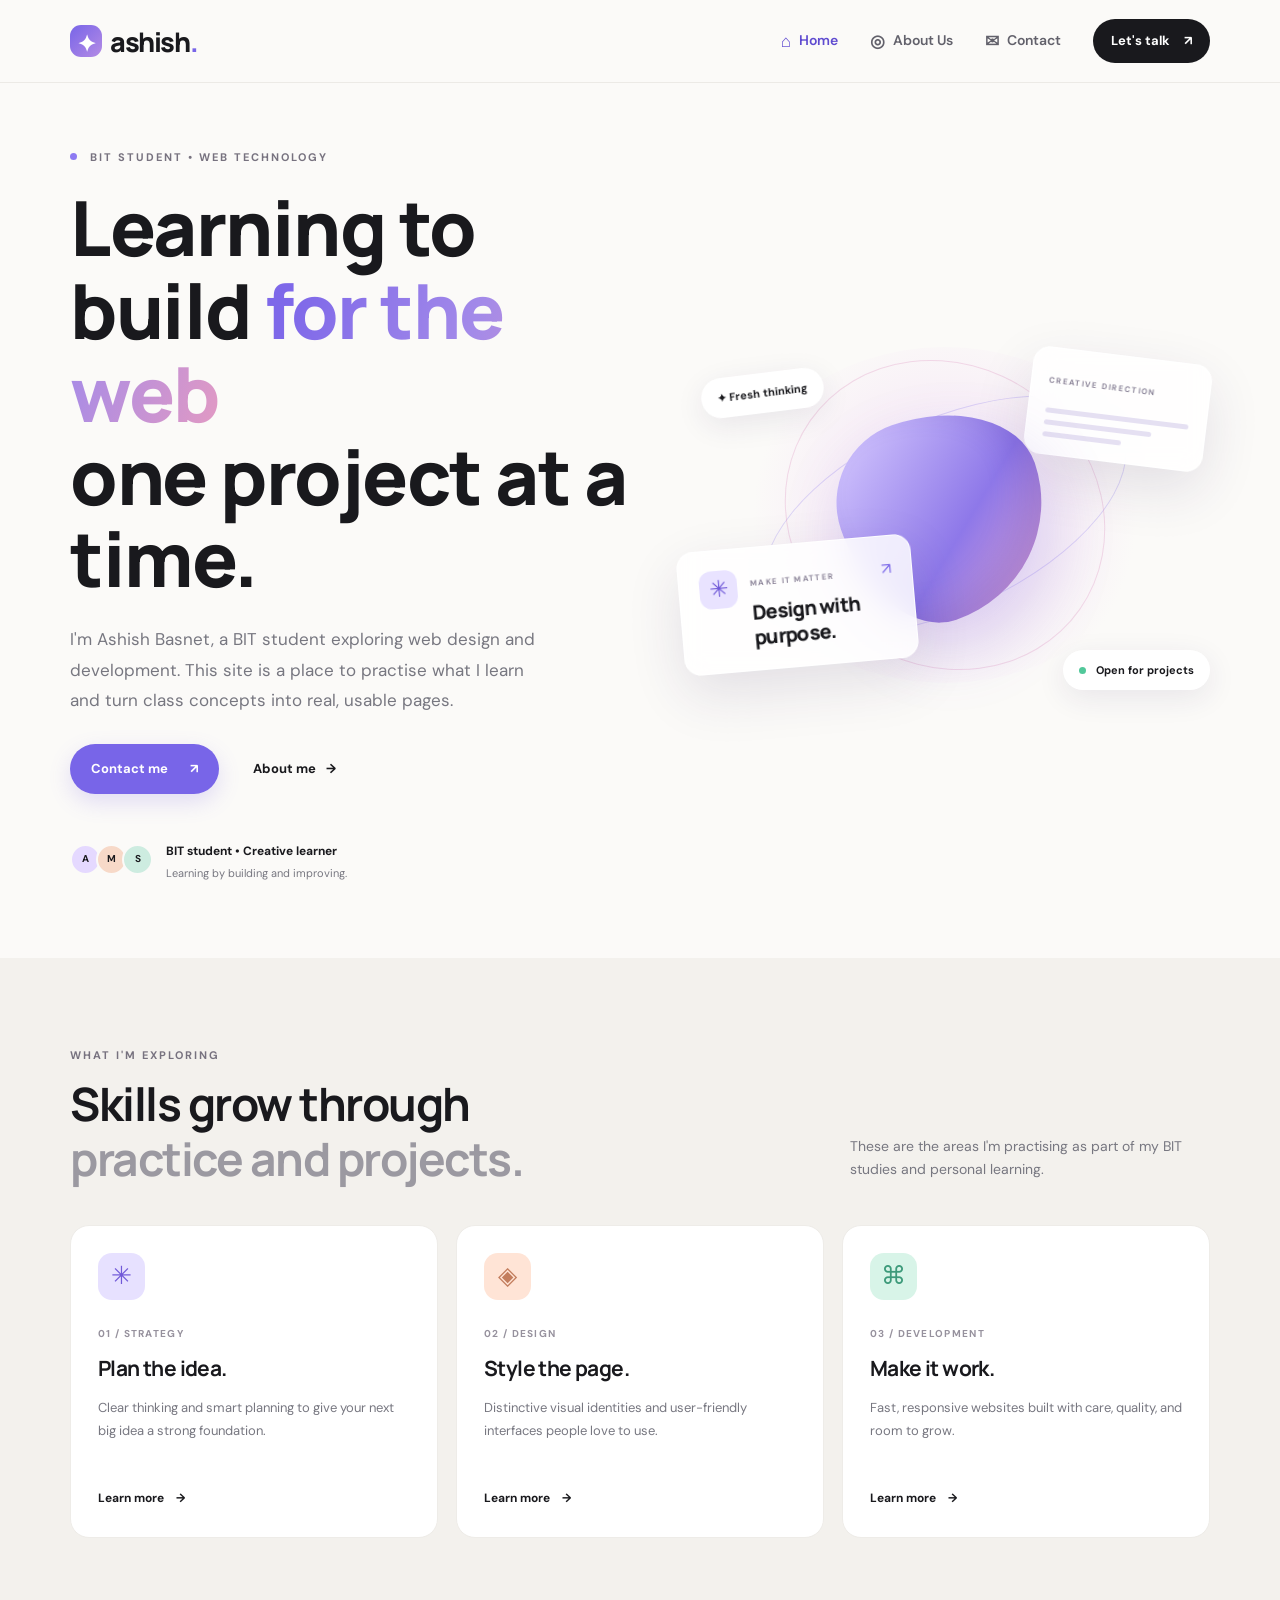
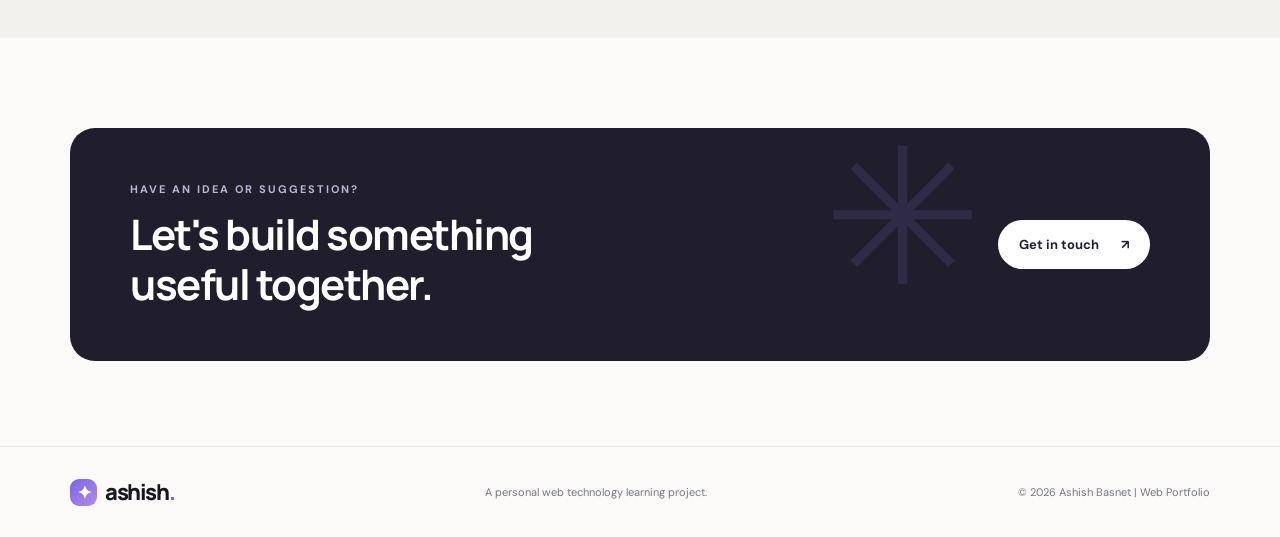
<file: index.html>
<!DOCTYPE html>
<html lang="en">
<head>
  <meta charset="UTF-8">
  <meta name="viewport" content="width=device-width, initial-scale=1.0">
  <meta name="description" content="Ashish Basnet | Web Portfolio creates thoughtful digital experiences and modern websites.">
  <title>Home | Ashish Basnet | Web Portfolio</title>
  <link rel="preconnect" href="https://fonts.googleapis.com">
  <link href="https://fonts.googleapis.com/css2?family=DM+Sans:wght@400;500;600;700&family=Manrope:wght@400;500;600;700;800&display=swap" rel="stylesheet">
  <link rel="stylesheet" href="style.css">
  <script src="script.js" defer></script>
</head>
<body>
  <header class="site-header">
    <nav class="navbar container" aria-label="Main navigation">
      <a class="brand" href="index.html"><span class="brand-mark"><i class="fa-solid fa-sparkles"></i>✦</span> ashish<span class="brand-dot">.</span></a>
      <button class="menu-toggle" aria-label="Open navigation menu" aria-expanded="false"><i class="fa-solid fa-bars">☰</i></button>
      <ul class="nav-links">
        <li><a class="nav-link active" href="index.html"><span>⌂</span> Home</a></li>
        <li><a class="nav-link" href="about.html"><span>◎</span> About Us</a></li>
        <li><a class="nav-link" href="contact.html"><span>✉</span> Contact</a></li>
        <li><a class="nav-cta" href="contact.html">Let's talk <span>↗</span></a></li>
      </ul>
    </nav>
  </header>

  <main>
    <section class="hero container">
      <div class="hero-copy">
        <p class="eyebrow"><span class="eyebrow-dot"></span> BIT STUDENT • WEB TECHNOLOGY</p>
        <h1>Learning to build <span class="text-gradient">for the web</span><br>one project at a time.</h1>
        <p class="hero-description">I'm Ashish Basnet, a BIT student exploring web design and development. This site is a place to practise what I learn and turn class concepts into real, usable pages.</p>
        <div class="hero-actions">
          <a class="button button-primary" href="contact.html">Contact me <span>↗</span></a>
          <a class="button button-quiet" href="about.html">About me <span>→</span></a>
        </div>
        <div class="hero-proof">
          <div class="avatar-stack" aria-hidden="true"><span>A</span><span>M</span><span>S</span></div>
          <div><strong>BIT student • Creative learner</strong><p>Learning by building and improving.</p></div>
        </div>
      </div>
      <div class="hero-art" aria-label="Abstract colorful creative design illustration">
        <div class="art-glow"></div>
        <div class="art-orbit orbit-one"></div><div class="art-orbit orbit-two"></div>
        <div class="art-card art-card-back"><span class="mini-label">CREATIVE DIRECTION</span><div class="fake-lines"><b></b><b></b><b></b></div></div>
        <div class="art-sphere"></div>
        <div class="art-card art-card-front"><span class="card-icon">✳</span><div><small>MAKE IT MATTER</small><strong>Design with<br>purpose.</strong></div><span class="card-arrow">↗</span></div>
        <div class="floating-chip chip-top">✦ Fresh thinking</div>
        <div class="floating-chip chip-bottom"><span class="status-dot"></span> Open for projects</div>
      </div>
    </section>

    <section class="services-section">
      <div class="container">
        <div class="section-heading">
          <div><p class="eyebrow">WHAT I'M EXPLORING</p><h2>Skills grow through<br><span class="muted-heading">practice and projects.</span></h2></div>
          <p>These are the areas I'm practising as part of my BIT studies and personal learning.</p>
        </div>
        <div class="service-grid">
          <article class="service-card"><div class="service-icon purple">✳</div><p class="service-number">01 / STRATEGY</p><h3>Plan the idea.</h3><p>Clear thinking and smart planning to give your next big idea a strong foundation.</p><a href="about.html" class="text-link">Learn more <span>→</span></a></article>
          <article class="service-card"><div class="service-icon peach">◈</div><p class="service-number">02 / DESIGN</p><h3>Style the page.</h3><p>Distinctive visual identities and user-friendly interfaces people love to use.</p><a href="about.html" class="text-link">Learn more <span>→</span></a></article>
          <article class="service-card"><div class="service-icon mint">⌘</div><p class="service-number">03 / DEVELOPMENT</p><h3>Make it work.</h3><p>Fast, responsive websites built with care, quality, and room to grow.</p><a href="about.html" class="text-link">Learn more <span>→</span></a></article>
        </div>
      </div>
    </section>

    <section class="bottom-cta container">
      <div><p class="eyebrow">HAVE AN IDEA OR SUGGESTION?</p><h2>Let's build something<br>useful together.</h2></div>
      <a class="button button-light" href="contact.html">Get in touch <span>↗</span></a>
      <div class="cta-decoration">✳</div>
    </section>
  </main>

  <footer class="site-footer"><div class="container footer-inner"><a class="brand" href="index.html"><span class="brand-mark">✦</span> ashish<span class="brand-dot">.</span></a><p>A personal web technology learning project.</p><p>© <span class="current-year">2026</span> Ashish Basnet | Web Portfolio</p></div></footer>
</body>
</html>
</file>
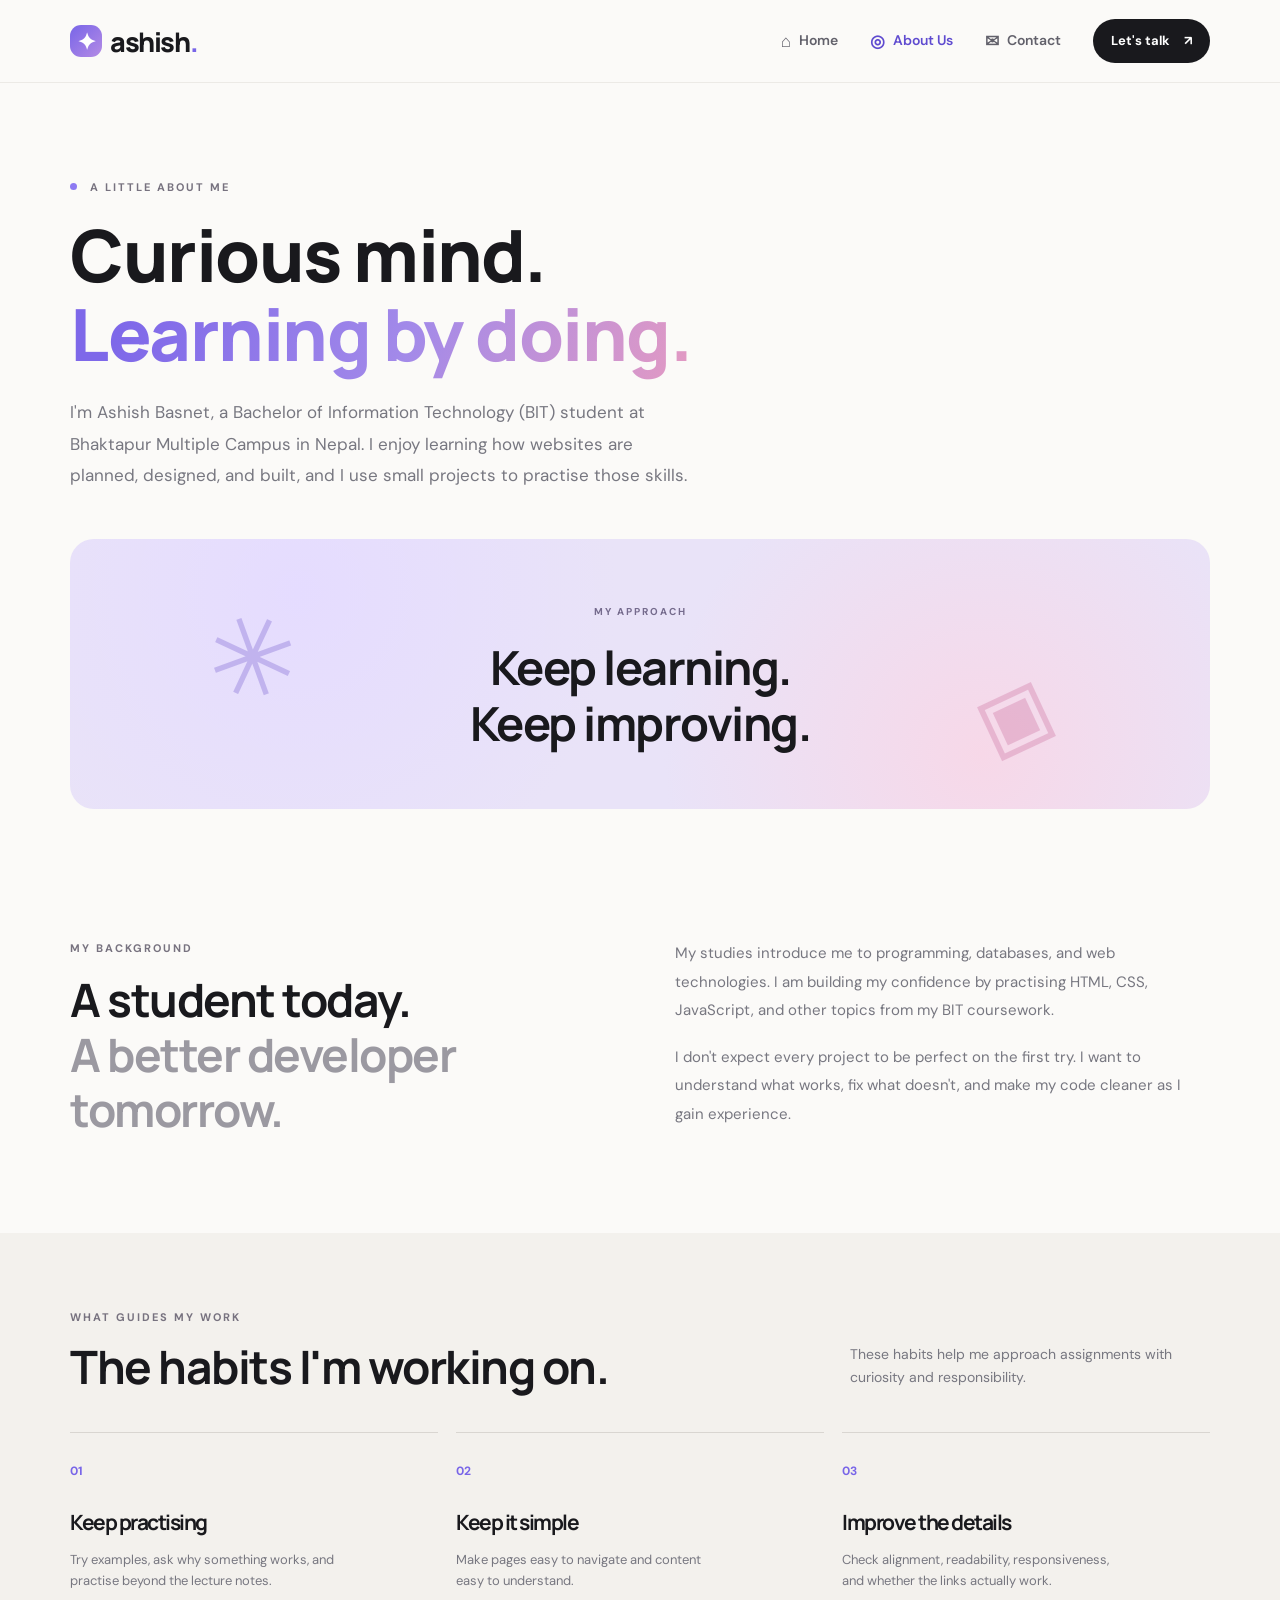
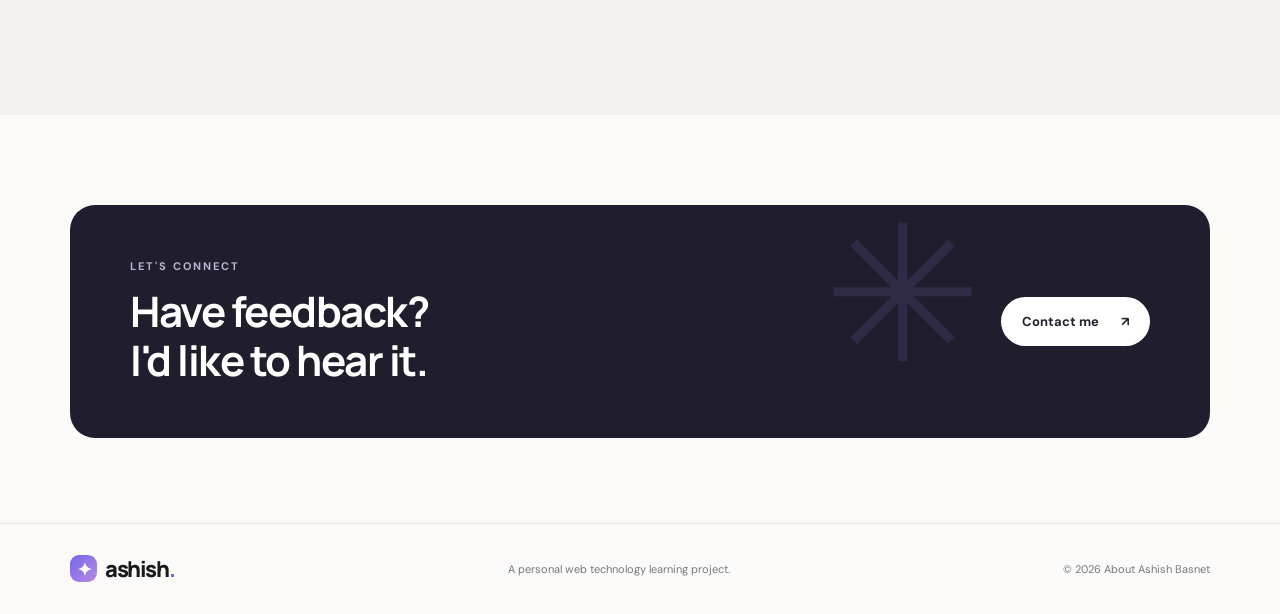
<file: about.html>
<!DOCTYPE html>
<html lang="en">
<head>
  <meta charset="UTF-8">
  <meta name="viewport" content="width=device-width, initial-scale=1.0">
  <meta name="description" content="Meet About Ashish Basnet and learn about our approach to creative digital work.">
  <title>About Us | About Ashish Basnet</title>
  <link rel="preconnect" href="https://fonts.googleapis.com">
  <link href="https://fonts.googleapis.com/css2?family=DM+Sans:wght@400;500;600;700&family=Manrope:wght@400;500;600;700;800&display=swap" rel="stylesheet">
  <link rel="stylesheet" href="style.css">
  <script src="script.js" defer></script>
</head>
<body>
  <header class="site-header"><nav class="navbar container" aria-label="Main navigation">
    <a class="brand" href="index.html"><span class="brand-mark">✦</span> ashish<span class="brand-dot">.</span></a>
    <button class="menu-toggle" aria-label="Open navigation menu" aria-expanded="false">☰</button>
    <ul class="nav-links">
      <li><a class="nav-link" href="index.html"><span>⌂</span> Home</a></li>
      <li><a class="nav-link active" href="about.html"><span>◎</span> About Us</a></li>
      <li><a class="nav-link" href="contact.html"><span>✉</span> Contact</a></li>
      <li><a class="nav-cta" href="contact.html">Let's talk <span>↗</span></a></li>
    </ul>
  </nav></header>
  <main>
    <section class="page-hero container">
      <p class="eyebrow"><span class="eyebrow-dot"></span> A LITTLE ABOUT ME</p>
      <h1>Curious mind.<br><span class="text-gradient">Learning by doing.</span></h1>
      <p class="page-intro">I'm Ashish Basnet, a Bachelor of Information Technology (BIT) student at Bhaktapur Multiple Campus in Nepal. I enjoy learning how websites are planned, designed, and built, and I use small projects to practise those skills.</p>
      <div class="about-banner"><div class="banner-shape shape-a">✳</div><div class="banner-message"><span>MY APPROACH</span><h2>Keep learning.<br>Keep improving.</h2></div><div class="banner-shape shape-b">◈</div></div>
    </section>
    <section class="about-content container">
      <div class="about-story"><p class="eyebrow">MY BACKGROUND</p><h2>A student today.<br><span class="muted-heading">A better developer tomorrow.</span></h2></div>
      <div class="story-copy"><p>My studies introduce me to programming, databases, and web technologies. I am building my confidence by practising HTML, CSS, JavaScript, and other topics from my BIT coursework.</p><p>I don't expect every project to be perfect on the first try. I want to understand what works, fix what doesn't, and make my code cleaner as I gain experience.</p></div>
    </section>
    <section class="values-section"><div class="container"><div class="section-heading"><div><p class="eyebrow">WHAT GUIDES MY WORK</p><h2>The habits I'm working on.</h2></div><p>These habits help me approach assignments with curiosity and responsibility.</p></div>
      <div class="value-grid">
        <article class="value-card"><span>01</span><h3>Keep practising</h3><p>Try examples, ask why something works, and practise beyond the lecture notes.</p></article>
        <article class="value-card"><span>02</span><h3>Keep it simple</h3><p>Make pages easy to navigate and content easy to understand.</p></article>
        <article class="value-card"><span>03</span><h3>Improve the details</h3><p>Check alignment, readability, responsiveness, and whether the links actually work.</p></article>
      </div>
    </div></section>
    <section class="bottom-cta container"><div><p class="eyebrow">LET'S CONNECT</p><h2>Have feedback?<br>I'd like to hear it.</h2></div><a class="button button-light" href="contact.html">Contact me <span>↗</span></a><div class="cta-decoration">✳</div></section>
  </main>
  <footer class="site-footer"><div class="container footer-inner"><a class="brand" href="index.html"><span class="brand-mark">✦</span> ashish<span class="brand-dot">.</span></a><p>A personal web technology learning project.</p><p>© <span class="current-year">2026</span> About Ashish Basnet</p></div></footer>
</body>
</html>
</file>
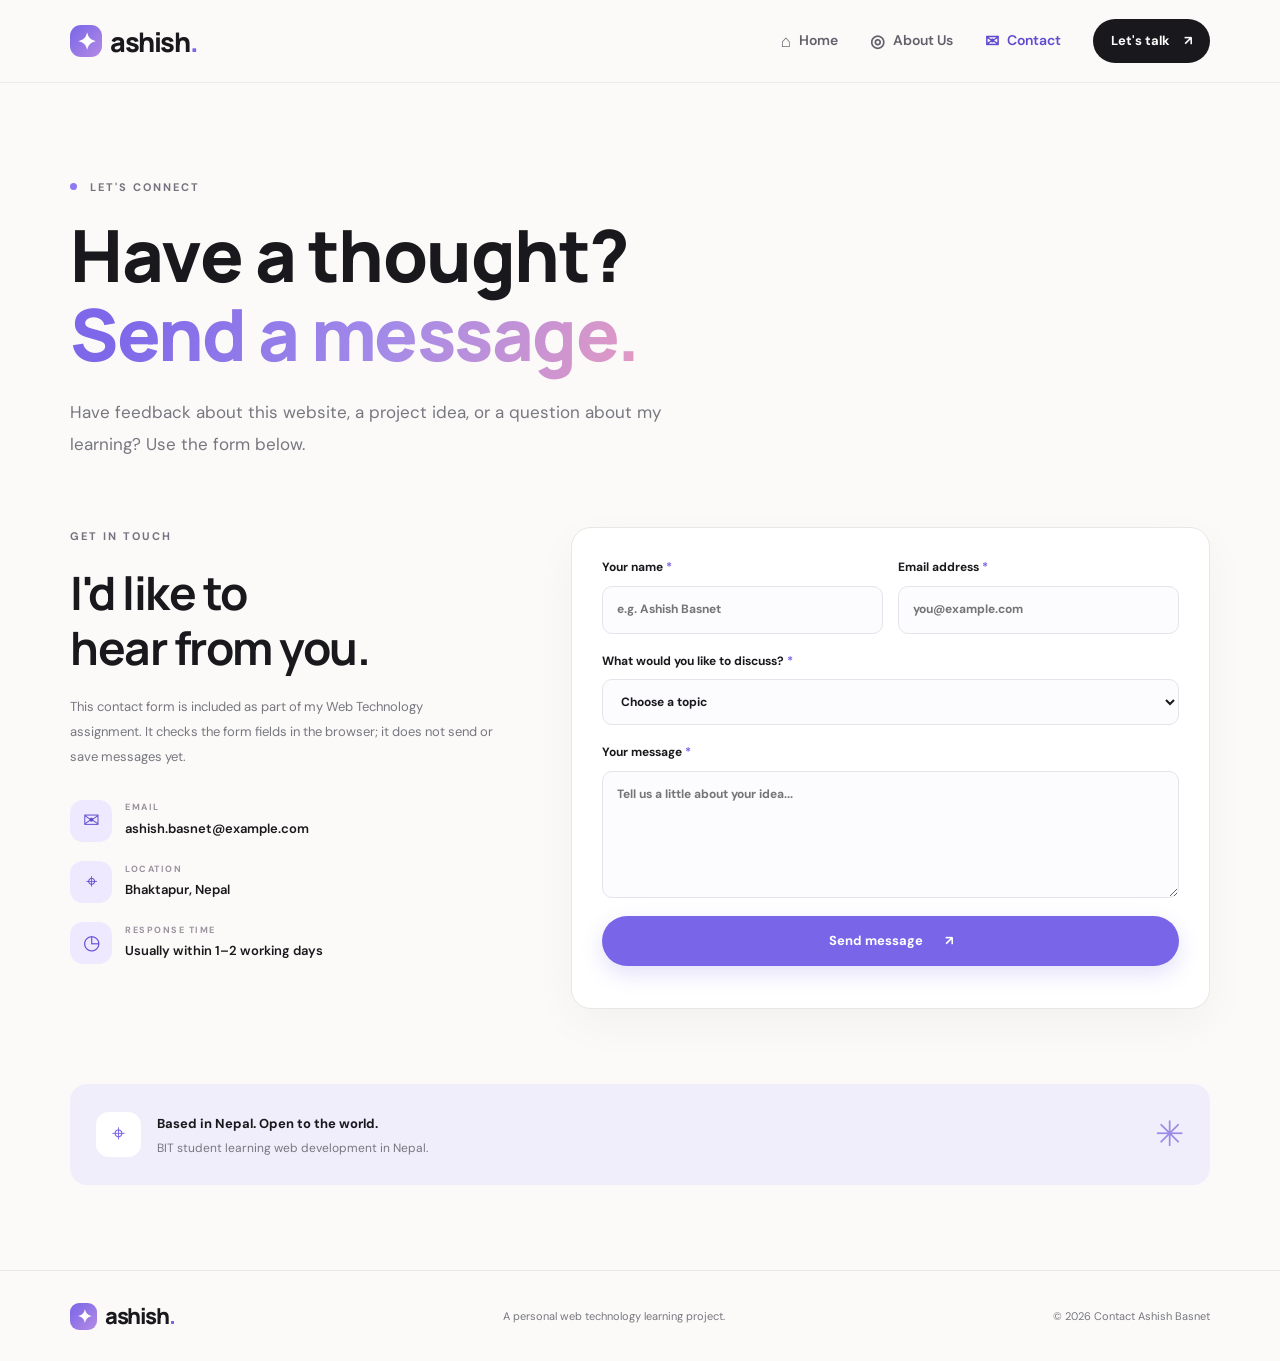
<file: contact.html>
<!DOCTYPE html>
<html lang="en">
<head>
  <meta charset="UTF-8">
  <meta name="viewport" content="width=device-width, initial-scale=1.0">
  <meta name="description" content="Contact Contact Ashish Basnet to talk about your next digital project.">
  <title>Contact | Contact Ashish Basnet</title>
  <link rel="preconnect" href="https://fonts.googleapis.com">
  <link href="https://fonts.googleapis.com/css2?family=DM+Sans:wght@400;500;600;700&family=Manrope:wght@400;500;600;700;800&display=swap" rel="stylesheet">
  <link rel="stylesheet" href="style.css">
  <script src="script.js" defer></script>
</head>
<body>
  <header class="site-header"><nav class="navbar container" aria-label="Main navigation">
    <a class="brand" href="index.html"><span class="brand-mark">✦</span> ashish<span class="brand-dot">.</span></a>
    <button class="menu-toggle" aria-label="Open navigation menu" aria-expanded="false">☰</button>
    <ul class="nav-links">
      <li><a class="nav-link" href="index.html"><span>⌂</span> Home</a></li>
      <li><a class="nav-link" href="about.html"><span>◎</span> About Us</a></li>
      <li><a class="nav-link active" href="contact.html"><span>✉</span> Contact</a></li>
      <li><a class="nav-cta" href="contact.html">Let's talk <span>↗</span></a></li>
    </ul>
  </nav></header>
  <main>
    <section class="page-hero contact-hero container">
      <p class="eyebrow"><span class="eyebrow-dot"></span> LET'S CONNECT</p>
      <h1>Have a thought?<br><span class="text-gradient">Send a message.</span></h1>
      <p class="page-intro">Have feedback about this website, a project idea, or a question about my learning? Use the form below.</p>
    </section>
    <section class="contact-section container">
      <div class="contact-info">
        <p class="eyebrow">GET IN TOUCH</p><h2>I'd like to<br>hear from you.</h2>
        <p class="contact-note">This contact form is included as part of my Web Technology assignment. It checks the form fields in the browser; it does not send or save messages yet.</p>
        <div class="contact-detail"><span class="detail-icon">✉</span><div><small>EMAIL</small><a href="mailto:ashish.basnet@example.com">ashish.basnet@example.com</a></div></div>
        <div class="contact-detail"><span class="detail-icon">⌖</span><div><small>LOCATION</small><p>Bhaktapur, Nepal</p></div></div>
        <div class="contact-detail"><span class="detail-icon">◷</span><div><small>RESPONSE TIME</small><p>Usually within 1–2 working days</p></div></div>
      </div>
      <form class="contact-form" id="contactForm">
        <div class="form-row"><label for="fullName">Your name <span>*</span><input id="fullName" name="fullName" type="text" placeholder="e.g. Ashish Basnet" required minlength="2"></label><label for="email">Email address <span>*</span><input id="email" name="email" type="email" placeholder="you@example.com" required></label></div>
        <label for="subject">What would you like to discuss? <span>*</span><select id="subject" name="subject" required><option value="">Choose a topic</option><option>Website design</option><option>Web development</option><option>Branding and strategy</option><option>Something else</option></select></label>
        <label for="message">Your message <span>*</span><textarea id="message" name="message" rows="5" placeholder="Tell us a little about your idea..." required minlength="10"></textarea></label>
        <button class="button button-primary submit-button" type="submit">Send message <span>↗</span></button>
        <p class="form-status" id="formStatus" role="status" aria-live="polite"></p>
      </form>
    </section>
    <section class="map-note container"><span class="map-pin">⌖</span><div><strong>Based in Nepal. Open to the world.</strong><p>BIT student learning web development in Nepal.</p></div><span class="map-spark">✳</span></section>
  </main>
  <footer class="site-footer"><div class="container footer-inner"><a class="brand" href="index.html"><span class="brand-mark">✦</span> ashish<span class="brand-dot">.</span></a><p>A personal web technology learning project.</p><p>© <span class="current-year">2026</span> Contact Ashish Basnet</p></div></footer>
</body>
</html>
</file>
<file: style.css>
/* Nova Studio — shared styles for all pages */
:root {
  --ink: #19191d;
  --muted: #777780;
  --paper: #fbfaf8;
  --purple: #7865e8;
  --purple-dark: #5f4bd0;
  --line: #e9e7e3;
  --mint: #d8f4e8;
  --peach: #ffe4d6;
  --lavender: #e7e1ff;
}
* { box-sizing: border-box; }
html { scroll-behavior: smooth; }
body { margin: 0; color: var(--ink); background: var(--paper); font-family: "DM Sans", sans-serif; line-height: 1.65; }
a { color: inherit; text-decoration: none; }
button, input, select, textarea { font: inherit; }
.container { width: min(1140px, calc(100% - 48px)); margin: 0 auto; }
.site-header { position: sticky; top: 0; z-index: 20; background: rgba(251,250,248,.92); backdrop-filter: blur(16px); border-bottom: 1px solid rgba(233,231,227,.8); }
.navbar { height: 82px; display: flex; align-items: center; justify-content: space-between; }
.brand { display: inline-flex; align-items: center; gap: 8px; font: 800 27px/1 "Manrope", sans-serif; letter-spacing: -1.4px; }
.brand-mark { display: inline-grid; place-items: center; width: 32px; height: 32px; border-radius: 11px; color: white; background: var(--purple); font-size: 23px; }
.brand-dot { color: var(--purple); margin-left: -8px; }
.nav-links { display: flex; align-items: center; gap: 32px; list-style: none; padding: 0; margin: 0; }
.nav-link { display: flex; align-items: center; gap: 8px; color: #62616b; font-size: 14px; font-weight: 600; transition: color .2s; }
.nav-link span { font-size: 17px; }
.nav-link:hover, .nav-link.active { color: var(--purple-dark); }
.nav-cta { background: var(--ink); color: white; border-radius: 999px; padding: 11px 18px; font-size: 13px; font-weight: 700; display: inline-flex; gap: 14px; align-items: center; transition: transform .2s, background .2s; }
.nav-cta:hover { background: var(--purple-dark); transform: translateY(-2px); }
.menu-toggle { display: none; border: 0; background: transparent; font-size: 25px; cursor: pointer; }
.hero { min-height: 600px; display: grid; grid-template-columns: 1.04fr .96fr; align-items: center; gap: 35px; padding-top: 65px; padding-bottom: 76px; }
.eyebrow { font-size: 11px; letter-spacing: 2px; font-weight: 700; color: #77727f; margin: 0 0 20px; }
.eyebrow-dot { display: inline-block; width: 7px; height: 7px; border-radius: 50%; background: #8d7af2; margin-right: 8px; vertical-align: 1px; }
h1, h2, h3, p { margin-top: 0; }
h1, h2, h3 { font-family: "Manrope", sans-serif; letter-spacing: -1.5px; }
.hero h1, .page-hero h1 { font-size: clamp(48px, 6vw, 76px); line-height: 1.09; margin: 0 0 24px; font-weight: 800; }
.text-gradient { color: var(--purple); background: linear-gradient(110deg, #7e68e9 10%, #a38ae9 55%, #e49ac2 100%); -webkit-background-clip: text; background-clip: text; -webkit-text-fill-color: transparent; }
.hero-description { color: var(--muted); font-size: 17px; max-width: 470px; line-height: 1.8; margin-bottom: 28px; }
.hero-actions { display: flex; align-items: center; flex-wrap: wrap; gap: 13px; }
.button { display: inline-flex; justify-content: center; align-items: center; gap: 22px; padding: 14px 21px; border-radius: 999px; border: 0; font-size: 13px; font-weight: 700; cursor: pointer; transition: transform .2s, box-shadow .2s, background .2s; }
.button:hover { transform: translateY(-2px); }
.button-primary { color: white; background: var(--purple); box-shadow: 0 8px 22px rgba(120,101,232,.2); }
.button-primary:hover { background: var(--purple-dark); box-shadow: 0 11px 25px rgba(120,101,232,.28); }
.button-quiet { background: transparent; gap: 10px; }
.button-quiet:hover { color: var(--purple-dark); }
.hero-proof { display: flex; align-items: center; gap: 13px; margin-top: 43px; }
.avatar-stack { display: flex; padding-left: 5px; }
.avatar-stack span { width: 31px; height: 31px; display: grid; place-items: center; border-radius: 50%; margin-left: -5px; border: 2px solid var(--paper); background: #e5d9ff; font-size: 10px; font-weight: 700; }
.avatar-stack span:nth-child(2) { background: #f7d9c8; }.avatar-stack span:nth-child(3) { background: #cdece0; }
.hero-proof strong { font-size: 12px; }.hero-proof p { color: var(--muted); font-size: 11px; margin: 1px 0 0; }
.hero-art { min-height: 430px; position: relative; display: grid; place-items: center; isolation: isolate; }
.art-glow { position: absolute; width: 78%; height: 78%; border-radius: 50%; background: radial-gradient(circle, #f0e8ff 0, #f8eff7 43%, rgba(251,250,248,0) 72%); z-index: -2; }
.art-orbit { position: absolute; border: 1px solid rgba(120,101,232,.24); border-radius: 50%; transform: rotate(-25deg); }
.orbit-one { width: 390px; height: 190px; }.orbit-two { width: 330px; height: 300px; transform: rotate(35deg); border-color: rgba(222,150,193,.32); }
.art-sphere { width: 205px; height: 205px; border-radius: 40% 60% 61% 39% / 40% 40% 60% 60%; background: linear-gradient(140deg, #d8ccff, #8e78e9 58%, #ecadd1); box-shadow: inset -17px -15px 30px rgba(66,40,147,.18), 0 30px 65px rgba(117,91,212,.22); transform: rotate(-19deg); }
.art-card { position: absolute; border: 1px solid rgba(255,255,255,.85); background: rgba(255,255,255,.83); backdrop-filter: blur(15px); box-shadow: 0 20px 55px rgba(48,37,90,.12); border-radius: 17px; }
.art-card-back { top: 55px; right: 2px; width: 180px; padding: 17px; transform: rotate(7deg); }
.mini-label, .art-card-front small { font-size: 8px; font-weight: 700; letter-spacing: 1.3px; color: #8c8599; }
.fake-lines { margin-top: 17px; display: grid; gap: 7px; }.fake-lines b { height: 5px; border-radius: 5px; background: #e5e0f2; }.fake-lines b:nth-child(2) { width: 75%; }.fake-lines b:nth-child(3) { width: 55%; }
.art-card-front { left: 0; bottom: 63px; width: 235px; padding: 20px; display: flex; align-items: flex-start; gap: 13px; transform: rotate(-5deg); }
.card-icon { display: grid; place-items: center; width: 38px; height: 38px; border-radius: 12px; color: #6f58d8; background: #e9e3ff; font-size: 23px; flex-shrink: 0; }
.art-card-front strong { display: block; font: 800 20px/1.25 "Manrope", sans-serif; letter-spacing: -.7px; margin-top: 6px; }.card-arrow { margin-left: auto; color: var(--purple); }
.floating-chip { position: absolute; border: 1px solid rgba(255,255,255,.9); background: white; box-shadow: 0 8px 30px rgba(48,37,90,.09); border-radius: 999px; padding: 10px 15px; font-size: 11px; font-weight: 700; }
.chip-top { left: 4%; top: 73px; transform: rotate(-7deg); }.chip-bottom { right: 0; bottom: 40px; }.status-dot { display: inline-block; width: 7px; height: 7px; border-radius: 50%; background: #51c89a; margin-right: 7px; }
.services-section, .values-section { padding: 88px 0 100px; background: #f3f1ed; }
.section-heading { display: flex; justify-content: space-between; align-items: end; gap: 35px; margin-bottom: 38px; }
.section-heading .eyebrow { margin-bottom: 12px; }.section-heading h2, .about-story h2, .contact-info h2 { font-size: clamp(32px, 4vw, 46px); line-height: 1.2; margin-bottom: 0; }
.section-heading > p { color: var(--muted); max-width: 360px; font-size: 14px; margin: 0 0 5px; }
.muted-heading { color: #9b99a1; }
.service-grid { display: grid; grid-template-columns: repeat(3, 1fr); gap: 18px; }
.service-card { background: #fff; border: 1px solid #eeece8; padding: 27px; border-radius: 19px; transition: transform .2s, box-shadow .2s; }
.service-card:hover { transform: translateY(-5px); box-shadow: 0 16px 35px rgba(33,25,60,.06); }
.service-icon { width: 47px; height: 47px; display: grid; place-items: center; border-radius: 14px; font-size: 25px; margin-bottom: 26px; }.purple { background: var(--lavender); color: #7159d8; }.peach { background: var(--peach); color: #c37d5d; }.mint { background: var(--mint); color: #3d9a7a; }
.service-number { font-size: 10px; font-weight: 700; letter-spacing: 1.3px; color: #96919d; margin-bottom: 9px; }.service-card h3 { font-size: 21px; margin-bottom: 10px; letter-spacing: -.6px; }.service-card > p:not(.service-number) { color: var(--muted); font-size: 13px; line-height: 1.8; min-height: 70px; }
.text-link { display: inline-flex; gap: 12px; align-items: center; font-size: 12px; font-weight: 700; margin-top: 10px; }.text-link:hover { color: var(--purple-dark); }
.bottom-cta { position: relative; overflow: hidden; display: flex; justify-content: space-between; align-items: center; gap: 30px; padding: 52px 60px; margin-top: 90px; margin-bottom: 85px; border-radius: 25px; color: white; background: #201d2c; }
.bottom-cta .eyebrow { color: #bcb4d0; margin-bottom: 12px; }.bottom-cta h2 { font-size: clamp(29px, 4vw, 42px); line-height: 1.18; margin: 0; position: relative; z-index: 1; }.button-light { background: white; color: #24212e; position: relative; z-index: 1; flex-shrink: 0; }.button-light:hover { background: #eee9ff; }.cta-decoration { position: absolute; font-size: 190px; color: rgba(153,129,240,.13); right: 20%; top: -65px; }
.site-footer { border-top: 1px solid var(--line); }.footer-inner { min-height: 90px; display: flex; align-items: center; justify-content: space-between; gap: 20px; }.footer-inner .brand { font-size: 22px; }.footer-inner .brand-mark { width: 27px; height: 27px; font-size: 18px; border-radius: 9px; }.footer-inner p { color: var(--muted); font-size: 11px; margin: 0; }
.page-hero { padding-top: 95px; padding-bottom: 45px; }.page-hero h1 { font-size: clamp(48px, 6vw, 72px); }.page-intro { max-width: 620px; color: var(--muted); font-size: 17px; line-height: 1.85; }
.about-banner { margin-top: 48px; min-height: 270px; border-radius: 24px; overflow: hidden; position: relative; display: grid; place-items: center; text-align: center; background: radial-gradient(circle at 20% 20%, #e5dcff, transparent 34%), radial-gradient(circle at 80% 80%, #f7d8e8, transparent 34%), #e9e3f8; }
.banner-message { position: relative; z-index: 1; }.banner-message span { font-size: 10px; font-weight: 700; letter-spacing: 2px; color: #756b8d; }.banner-message h2 { font-size: clamp(30px, 4vw, 47px); line-height: 1.2; margin: 15px 0 0; }
.banner-shape { position: absolute; font-size: 110px; color: rgba(124,99,210,.35); }.shape-a { left: 12%; top: 30px; transform: rotate(-20deg); }.shape-b { right: 13%; bottom: 5px; color: rgba(211,127,170,.4); transform: rotate(20deg); }
.about-content { display: grid; grid-template-columns: 1fr 1fr; gap: 70px; padding-top: 85px; padding-bottom: 90px; }.about-story .eyebrow { margin-bottom: 14px; }.story-copy p { color: var(--muted); font-size: 15px; line-height: 1.9; }.story-copy p + p { margin-top: 18px; }
.values-section { padding-top: 75px; }.value-grid { display: grid; grid-template-columns: repeat(3, 1fr); gap: 18px; }.value-card { border-top: 1px solid #d9d6d1; padding: 24px 20px 10px 0; }.value-card > span { color: var(--purple); font-size: 12px; font-weight: 700; }.value-card h3 { font-size: 21px; margin: 22px 0 9px; }.value-card p { font-size: 13px; color: var(--muted); max-width: 270px; }
.contact-hero { padding-bottom: 25px; }.contact-section { display: grid; grid-template-columns: .8fr 1.2fr; gap: 75px; padding-top: 25px; padding-bottom: 75px; }.contact-info h2 { margin-bottom: 20px; }.contact-note { color: var(--muted); font-size: 13px; line-height: 1.9; margin-bottom: 30px; }.contact-detail { display: flex; align-items: center; gap: 13px; margin: 19px 0; }.detail-icon { width: 42px; height: 42px; border-radius: 13px; display: grid; place-items: center; background: #eee9ff; color: var(--purple-dark); font-size: 20px; }.contact-detail small { display: block; font-size: 9px; letter-spacing: 1.5px; font-weight: 700; color: #99939f; }.contact-detail p, .contact-detail a { margin: 2px 0 0; font-size: 13px; font-weight: 600; }.contact-detail a:hover { color: var(--purple-dark); }
.contact-form { padding: 30px; background: white; border: 1px solid var(--line); border-radius: 20px; box-shadow: 0 15px 45px rgba(30,25,50,.04); }.contact-form label { display: block; font-size: 12px; font-weight: 700; margin-bottom: 18px; }.contact-form label span { color: var(--purple); }.form-row { display: grid; grid-template-columns: 1fr 1fr; gap: 15px; }.contact-form input, .contact-form select, .contact-form textarea { display: block; width: 100%; margin-top: 8px; padding: 13px 14px; border: 1px solid #e6e3eb; border-radius: 10px; background: #fcfbfd; color: var(--ink); outline: none; font-size: 12px; transition: border .2s, box-shadow .2s; }.contact-form textarea { resize: vertical; min-height: 125px; }.contact-form input:focus, .contact-form select:focus, .contact-form textarea:focus { border-color: #9d8bf0; box-shadow: 0 0 0 3px rgba(120,101,232,.1); }.submit-button { width: 100%; }.form-status { margin: 12px 0 0; font-size: 12px; color: #358763; }.form-status.error { color: #bb4242; }
.map-note { margin-bottom: 85px; display: flex; align-items: center; gap: 16px; border-radius: 17px; padding: 22px 26px; background: #f1eefb; }.map-pin { width: 45px; height: 45px; border-radius: 13px; background: white; display: grid; place-items: center; color: var(--purple); font-size: 23px; }.map-note strong { font-size: 13px; }.map-note p { color: var(--muted); font-size: 12px; margin: 2px 0 0; }.map-spark { margin-left: auto; font-size: 35px; color: #9b8ae8; }
@media (max-width: 850px) {
  .nav-links { gap: 17px; }.hero { gap: 10px; }.hero-art { transform: scale(.9); }.art-card-back { right: -5px; }
  .contact-section { gap: 35px; }.bottom-cta { padding: 42px; }
}
@media (max-width: 680px) {
  .container { width: min(100% - 34px, 520px); }.navbar { height: 70px; }.menu-toggle { display: block; color: var(--ink); }.nav-links { display: none; position: absolute; top: 69px; left: 0; right: 0; background: var(--paper); padding: 18px 24px 24px; border-bottom: 1px solid var(--line); flex-direction: column; align-items: stretch; gap: 18px; }.nav-links.open { display: flex; }.nav-link { padding: 6px 0; }.nav-cta { justify-content: center; }
  .hero { grid-template-columns: 1fr; padding-top: 55px; padding-bottom: 55px; }.hero h1, .page-hero h1 { font-size: clamp(44px, 12vw, 62px); }.hero-description { font-size: 15px; }.hero-art { min-height: 350px; transform: scale(.88); margin: -10px -25px -20px; }.art-card-front { left: 1%; bottom: 35px; }.art-card-back { top: 35px; right: 1%; }.orbit-one { width: 320px; }.orbit-two { width: 285px; height: 260px; }
  .services-section, .values-section { padding: 65px 0; }.section-heading { display: block; }.section-heading > p { margin-top: 18px; }.service-grid, .value-grid { grid-template-columns: 1fr; }.service-card { padding: 24px; }.service-card > p:not(.service-number) { min-height: 0; }
  .bottom-cta { margin-top: 55px; margin-bottom: 55px; padding: 33px 25px; display: block; }.bottom-cta .button { margin-top: 25px; }.cta-decoration { right: 0; top: 5px; font-size: 130px; }
  .footer-inner { padding: 23px 0; flex-wrap: wrap; justify-content: flex-start; }.footer-inner p:first-of-type { width: calc(100% - 10px); order: 3; }.footer-inner p:last-of-type { margin-left: auto; }
  .page-hero { padding-top: 65px; }.page-intro { font-size: 15px; }.about-banner { min-height: 220px; }.banner-shape { font-size: 75px; }.about-content { grid-template-columns: 1fr; gap: 22px; padding-top: 55px; padding-bottom: 60px; }
  .contact-section { grid-template-columns: 1fr; gap: 25px; padding-bottom: 55px; }.form-row { grid-template-columns: 1fr; gap: 0; }.contact-form { padding: 22px; }.map-note { margin-bottom: 55px; padding: 18px; }
}
@media (prefers-reduced-motion: reduce) { html { scroll-behavior: auto; } *, *::before, *::after { transition-duration: .01ms !important; animation-duration: .01ms !important; } }

/* Personal portfolio touches */
.brand-mark { background: linear-gradient(135deg, #7865e8, #b48be5); }
</file>
